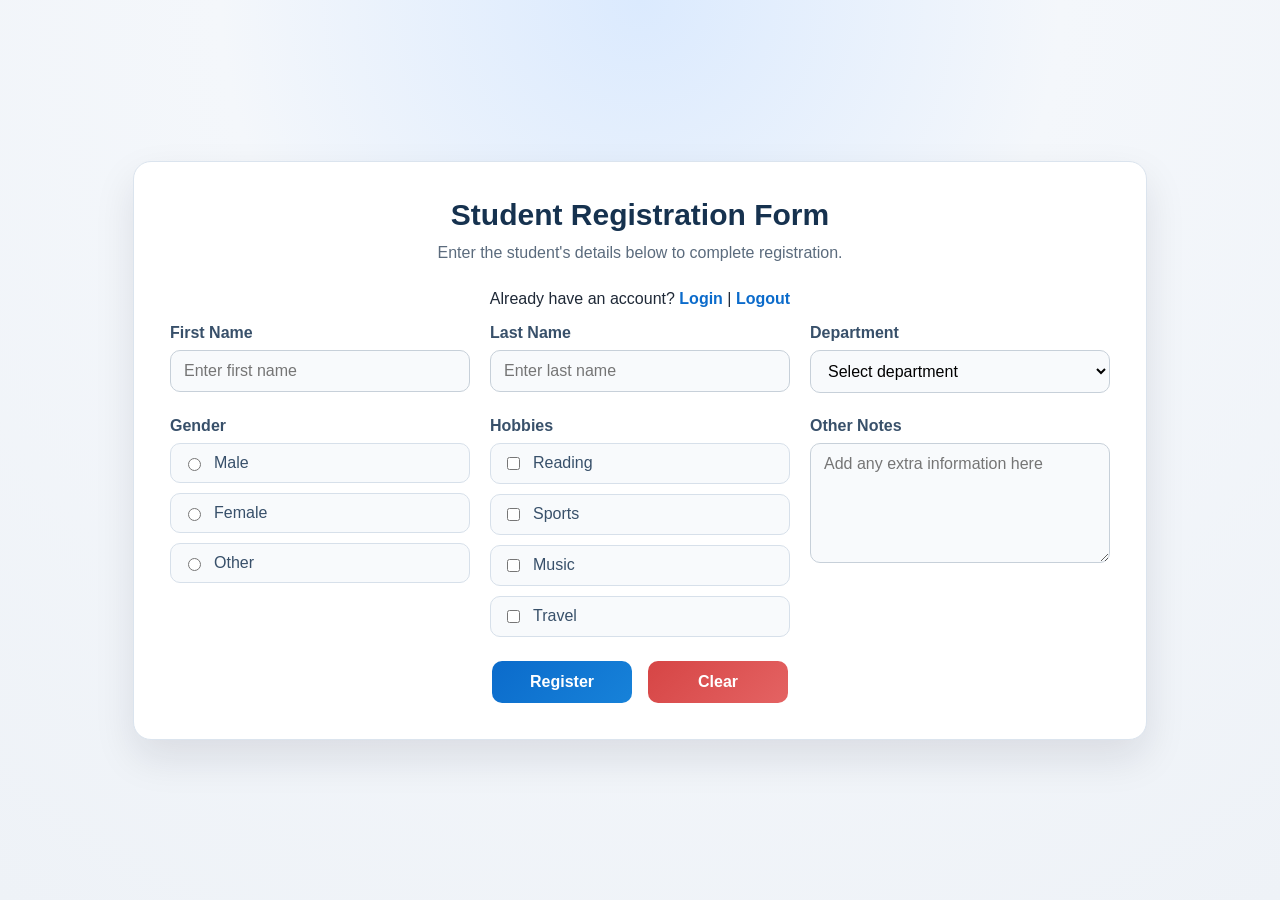
<file: index.html>
<!doctype html>
<html lang="en">
  <head>
    <meta charset="UTF-8" />
    <meta name="viewport" content="width=device-width, initial-scale=1.0" />
    <title>Student Registration Form</title>
    <link rel="stylesheet" href="css/styles.css" />
  </head>
  <body>
    <div class="container">
      <div class="form-card">
        <h1>Student Registration Form</h1>
        <p class="form-intro">
          Enter the student's details below to complete registration.
        </p>
        <p class="form-link">
          Already have an account? <a href="login.html">Login</a> |
          <a href="php/logout.php">Logout</a>
        </p>

        <form id="registrationForm" action="php/register.php" method="post">
          <div class="row">
            <div class="column">
              <label for="firstName">First Name</label>
              <input
                id="firstName"
                type="text"
                name="firstName"
                placeholder="Enter first name"
                autocomplete="given-name"
                required
              />
            </div>

            <div class="column">
              <label for="lastName">Last Name</label>
              <input
                id="lastName"
                type="text"
                name="lastName"
                placeholder="Enter last name"
                autocomplete="family-name"
                required
              />
            </div>

            <div class="column">
              <label for="department">Department</label>
              <select id="department" name="department" required>
                <option value="">Select department</option>
                <option value="Computer Science">Computer Science</option>
                <option value="Engineering">Engineering</option>
                <option value="Business">Business</option>
                <option value="Arts">Arts</option>
              </select>
            </div>
          </div>

          <div class="row">
            <div class="column">
              <span class="field-label">Gender</span>
              <div class="options">
                <label for="genderMale">
                  <input
                    id="genderMale"
                    type="radio"
                    name="gender"
                    value="Male"
                    required
                  />
                  Male
                </label>
                <label for="genderFemale">
                  <input
                    id="genderFemale"
                    type="radio"
                    name="gender"
                    value="Female"
                  />
                  Female
                </label>
                <label for="genderOther">
                  <input
                    id="genderOther"
                    type="radio"
                    name="gender"
                    value="Other"
                  />
                  Other
                </label>
              </div>
            </div>

            <div class="column">
              <span class="field-label">Hobbies</span>
              <div class="options">
                <label for="hobbyReading">
                  <input
                    id="hobbyReading"
                    type="checkbox"
                    name="hobbies[]"
                    value="Reading"
                  />
                  Reading
                </label>
                <label for="hobbySports">
                  <input
                    id="hobbySports"
                    type="checkbox"
                    name="hobbies[]"
                    value="Sports"
                  />
                  Sports
                </label>
                <label for="hobbyMusic">
                  <input
                    id="hobbyMusic"
                    type="checkbox"
                    name="hobbies[]"
                    value="Music"
                  />
                  Music
                </label>
                <label for="hobbyTravel">
                  <input
                    id="hobbyTravel"
                    type="checkbox"
                    name="hobbies[]"
                    value="Travel"
                  />
                  Travel
                </label>
              </div>
            </div>

            <div class="column">
              <label for="others">Other Notes</label>
              <textarea
                id="others"
                name="others"
                placeholder="Add any extra information here"
              ></textarea>
            </div>
          </div>

          <div class="button-group">
            <button type="submit" class="btn register">Register</button>
            <button type="button" class="btn clear" id="clearBtn">Clear</button>
          </div>
        </form>
      </div>
    </div>

    <script src="js/script.js"></script>
  </body>
</html>
</file>
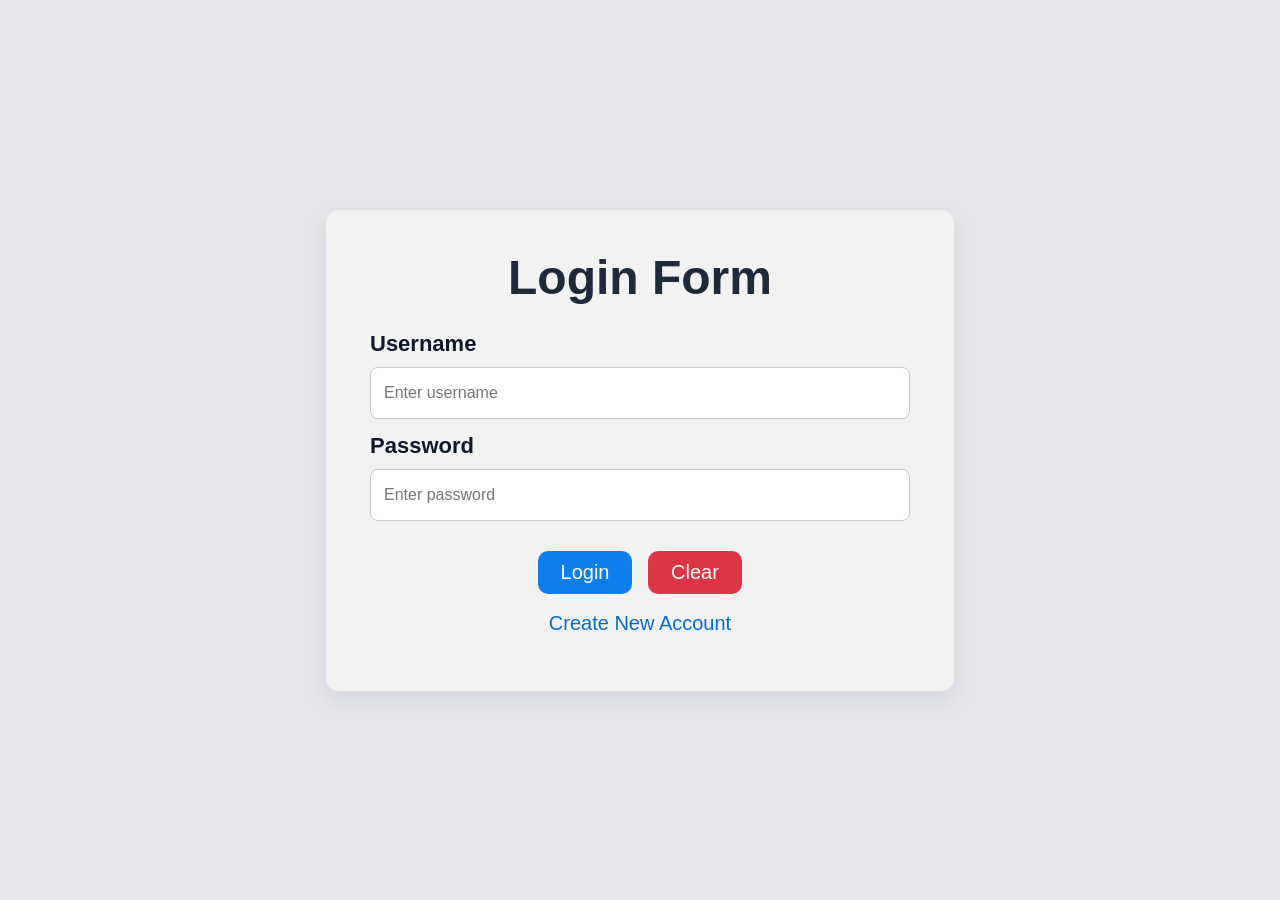
<file: login.html>
<!doctype html>
<html lang="en">
  <head>
    <meta charset="UTF-8" />
    <meta name="viewport" content="width=device-width, initial-scale=1.0" />
    <title>Login | Student Registration</title>
    <link rel="stylesheet" href="css/styles.css" />
  </head>
  <body class="login-page">
    <div class="container">
      <div class="form-card auth-card">
        <h1>Login Form</h1>

        <form id="loginForm" action="php/login.php" method="post" class="auth-form">
          <div class="column">
            <label for="username">Username</label>
            <input
              id="username"
              type="text"
              name="username"
              placeholder="Enter username"
              autocomplete="username"
              required
            />
          </div>

          <div class="column">
            <label for="password">Password</label>
            <input
              id="password"
              type="password"
              name="password"
              placeholder="Enter password"
              autocomplete="current-password"
              required
            />
          </div>

          <div class="button-group auth-buttons">
            <button type="submit" class="btn register">Login</button>
            <button type="button" class="btn clear" id="clearLoginBtn">Clear</button>
          </div>
        </form>

        <p class="form-link"><a href="index.html">Create New Account</a></p>
      </div>
    </div>
    <script src="js/script.js"></script>
  </body>
</html>
</file>
<file: css/styles.css>
body {
  margin: 0;
  font-family: Arial, sans-serif;
  background:
    radial-gradient(circle at top, #dbeafe 0%, #f4f7fb 38%, #eef2f7 100%);
  color: #1f2937;
}

.container {
  min-height: 100vh;
  display: flex;
  align-items: center;
  justify-content: center;
  padding: 40px 16px;
  box-sizing: border-box;
}

.form-card {
  width: 100%;
  max-width: 940px;
  background: #ffffff;
  padding: 36px;
  border-radius: 18px;
  border: 1px solid #dbe4ee;
  box-shadow: 0 18px 40px rgba(15, 23, 42, 0.1);
}

h1 {
  margin: 0;
  text-align: center;
  color: #16324f;
  font-size: 30px;
}

.form-intro {
  margin: 12px 0 28px;
  text-align: center;
  color: #5b6b7d;
}

.row {
  display: flex;
  gap: 20px;
  margin-bottom: 24px;
}

.column {
  flex: 1;
  display: flex;
  flex-direction: column;
}

label,
.field-label {
  margin-bottom: 8px;
  color: #38506a;
  font-weight: 600;
}

input[type="text"],
input[type="password"],
select,
textarea {
  width: 100%;
  padding: 11px 13px;
  border: 1px solid #c7d0d9;
  border-radius: 10px;
  box-sizing: border-box;
  background: #f8fafc;
  font: inherit;
  transition:
    border-color 0.2s ease,
    box-shadow 0.2s ease,
    background-color 0.2s ease;
}

input[type="text"]:focus,
input[type="password"]:focus,
select:focus,
textarea:focus {
  outline: none;
  border-color: #0b6bcb;
  background: #ffffff;
  box-shadow: 0 0 0 4px rgba(11, 107, 203, 0.12);
}

textarea {
  min-height: 120px;
  resize: vertical;
}

.options {
  display: grid;
  gap: 10px;
}

.options label {
  display: flex;
  align-items: center;
  gap: 10px;
  margin: 0;
  padding: 10px 12px;
  border: 1px solid #d7e0ea;
  border-radius: 10px;
  background: #f8fafc;
  font-weight: 400;
}

.button-group {
  display: flex;
  justify-content: center;
  gap: 16px;
}

.btn {
  display: inline-block;
  text-align: center;
  text-decoration: none;
  min-width: 140px;
  padding: 12px 24px;
  border: 0;
  border-radius: 10px;
  font: inherit;
  font-weight: 700;
  color: #ffffff;
  cursor: pointer;
  transition:
    transform 0.2s ease,
    box-shadow 0.2s ease,
    opacity 0.2s ease;
}

.btn:hover {
  transform: translateY(-1px);
  box-shadow: 0 10px 18px rgba(15, 23, 42, 0.14);
}

.register {
  background: linear-gradient(135deg, #0b6bcb, #1782d9);
}

.clear {
  background: linear-gradient(135deg, #d64545, #e46363);
}

.auth-card {
  max-width: 520px;
}

.auth-form {
  display: grid;
  gap: 20px;
}

.auth-buttons {
  margin-top: 4px;
}

.form-link {
  margin-top: 18px;
  text-align: center;
}

.form-link a {
  color: #0b6bcb;
  text-decoration: none;
  font-weight: 600;
}

.status-text {
  text-align: center;
  font-weight: 600;
  margin-bottom: 20px;
}

.error-text {
  color: #a53b3b;
}

.login-page {
  background: #e5e7eb;
}

.login-page .auth-card {
  max-width: 540px;
  background: #f2f2f2;
  border: 1px solid #e3e3e3;
  border-radius: 14px;
  padding: 40px 44px;
  box-shadow: 0 10px 22px rgba(15, 23, 42, 0.08);
}

.login-page h1 {
  font-size: 48px;
  font-weight: 700;
  color: #1f2937;
  margin-bottom: 26px;
}

.login-page .auth-form {
  gap: 14px;
}

.login-page label {
  font-size: 22px;
  font-weight: 700;
  margin-bottom: 10px;
  color: #111827;
}

.login-page input[type="text"],
.login-page input[type="password"] {
  background: #ffffff;
  border: 1px solid #c6c6c6;
  border-radius: 8px;
  min-height: 52px;
}

.login-page .auth-buttons {
  margin-top: 16px;
  justify-content: center;
}

.login-page .btn {
  min-width: 94px;
  padding: 10px 16px;
  font-size: 20px;
  font-weight: 500;
  border-radius: 10px;
}

.login-page .register {
  background: #0f7ded;
}

.login-page .clear {
  background: #dc3545;
}

.login-page .form-link {
  margin-top: 18px;
}

.login-page .form-link a {
  font-size: 20px;
  font-weight: 500;
}

@media (max-width: 860px) {
  .form-card {
    padding: 24px;
  }

  .row {
    flex-direction: column;
    gap: 16px;
  }

  .button-group {
    flex-direction: column;
  }

  .btn {
    width: 100%;
  }

  .login-page .auth-card {
    padding: 28px 20px;
  }

  .login-page h1 {
    font-size: 38px;
  }

  .login-page label {
    font-size: 20px;
  }
}
</file>
